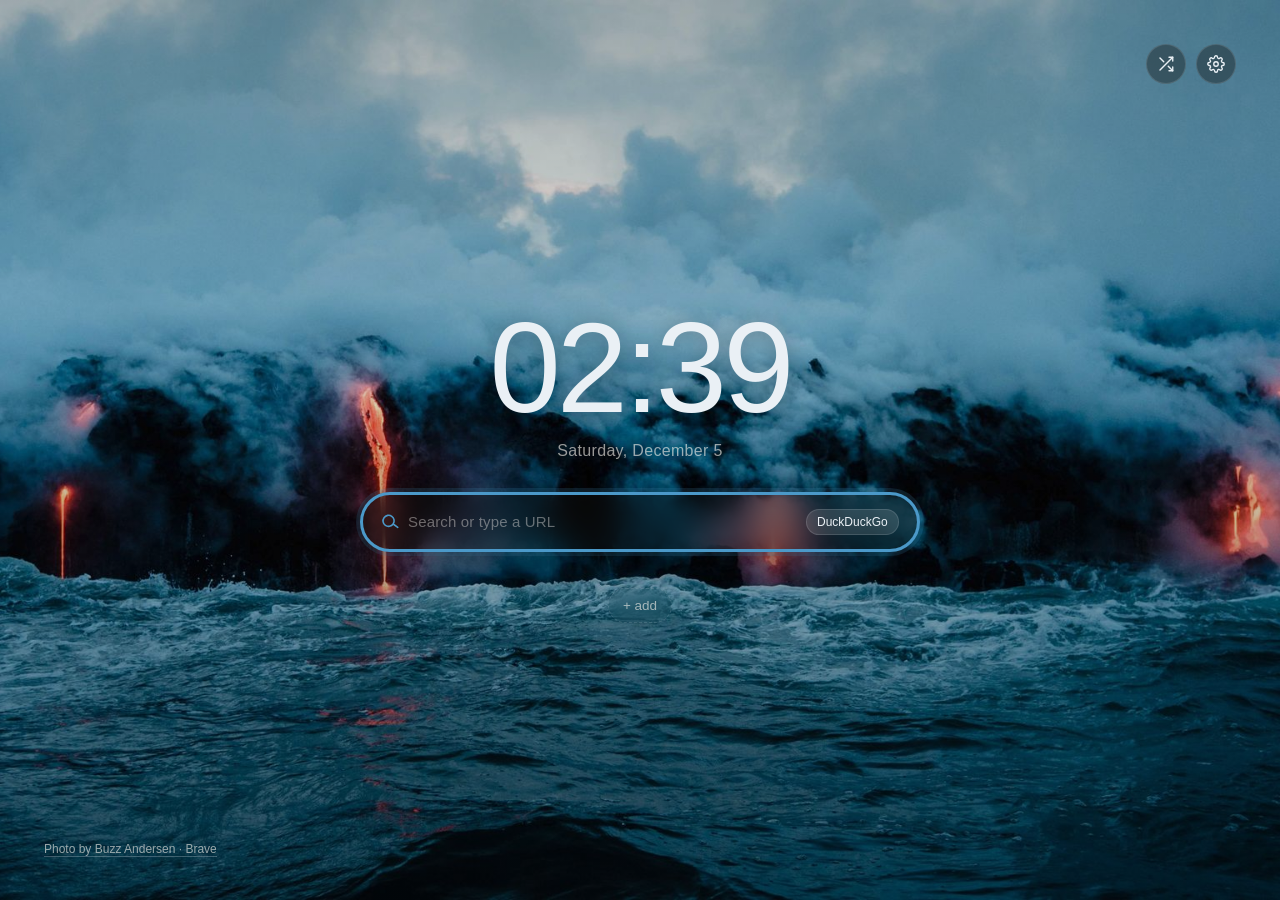
<file: index.html>
<!doctype html>
<html lang="en">
<head>
<meta charset="UTF-8" />
<meta name="viewport" content="width=device-width, initial-scale=1, viewport-fit=cover" />
<title>New Tab</title>
<link rel="icon" type="image/png" sizes="32x32" href="Assets/icons/internet-32.png">
<link rel="icon" type="image/png" sizes="16x16" href="Assets/icons/internet-16.png">
<link rel="apple-touch-icon" href="Assets/icons/internet-128.png">
<link rel="stylesheet" href="index.css">
</head>

<body>

  <div id="wallpaper" class="empty"></div>

  <div class="scene">
    <div class="topbar anim-enter anim-d1">
      <button class="icon-btn" id="shuffleBtn" title="New wallpaper" aria-label="New wallpaper">
        <svg viewBox="0 0 24 24" fill="none" stroke="currentColor" stroke-width="1.8" stroke-linecap="round" stroke-linejoin="round"><path d="M16 3h5v5"></path><path d="M4 20 21 3"></path><path d="M21 16v5h-5"></path><path d="M15 15l6 6"></path><path d="M4 4l5 5"></path></svg>
      </button>
      <button class="icon-btn" id="settingsBtn" title="Settings" aria-label="Settings">
        <svg viewBox="0 0 24 24" fill="none" stroke="currentColor" stroke-width="1.8" stroke-linecap="round" stroke-linejoin="round"><circle cx="12" cy="12" r="3"></circle><path d="M19.4 15a1.65 1.65 0 0 0 .33 1.82l.06.06a2 2 0 1 1-2.83 2.83l-.06-.06a1.65 1.65 0 0 0-1.82-.33 1.65 1.65 0 0 0-1 1.51V21a2 2 0 0 1-4 0v-.09A1.65 1.65 0 0 0 9 19.4a1.65 1.65 0 0 0-1.82.33l-.06.06a2 2 0 1 1-2.83-2.83l.06-.06A1.65 1.65 0 0 0 4.6 15a1.65 1.65 0 0 0-1.51-1H3a2 2 0 0 1 0-4h.09A1.65 1.65 0 0 0 4.6 9a1.65 1.65 0 0 0-.33-1.82l-.06-.06a2 2 0 1 1 2.83-2.83l.06.06A1.65 1.65 0 0 0 9 4.6a1.65 1.65 0 0 0 1-1.51V3a2 2 0 0 1 4 0v.09a1.65 1.65 0 0 0 1 1.51 1.65 1.65 0 0 0 1.82-.33l.06-.06a2 2 0 1 1 2.83 2.83l-.06.06A1.65 1.65 0 0 0 19.4 9a1.65 1.65 0 0 0 1.51 1H21a2 2 0 0 1 0 4h-.09a1.65 1.65 0 0 0-1.51 1z"></path></svg>
      </button>
    </div>

    <div class="middle">
      <div class="greeting anim-enter anim-d2" id="greeting"></div>

      <div class="clock-wrap">
        <div class="clock" id="clock">--:--</div>
        <div class="date" id="date">&nbsp;</div>
      </div>

      <div class="searchwrap anim-enter anim-d3">
        <form class="searchbar" id="searchForm">
          <button class="search-submit" type="submit" aria-label="Search">
            <svg viewBox="0 0 24 24" fill="none" stroke="currentColor" stroke-width="2" stroke-linecap="round"><circle cx="11" cy="11" r="7"></circle><path d="M21 21l-4.3-4.3"></path></svg>
          </button>
          <input id="searchInput" type="text" placeholder="Search or type a URL" autocomplete="off" autofocus />
          <select class="engine-pill" id="engineSelect" title="Search engine"></select>
        </form>
        <div class="suggestions" id="suggestions"></div>
      </div>

      <div class="links anim-enter anim-d4" id="links"></div>
    </div>

    <div class="bottombar anim-enter anim-d5">
      <div class="credit" id="credit">&nbsp;</div>
    </div>
  </div>

  <div class="scrim" id="scrim"></div>
  <div class="panel" id="panel">
    <h2>Settings <span class="close" id="closePanel">&times;</span></h2>

    <!-- Clock -->
    <div class="field">
      <label>Clock language</label>
      <div class="seg-toggle" id="langToggle">
        <button data-val="en" class="active">English</button>
        <button data-val="hr">Hrvatski</button>
      </div>
    </div>

    <div class="field">
      <label>Time format</label>
      <div class="seg-toggle" id="timeFormatToggle">
        <button data-val="24" class="active">24h</button>
        <button data-val="12">12h</button>
      </div>
    </div>

    <div class="field">
      <div class="toggle-row">
        <span class="toggle-label">Show seconds</span>
        <button class="toggle-switch" id="showSecondsToggle" role="switch" aria-checked="false"></button>
      </div>
    </div>

    <div class="field">
      <label>Clock size</label>
      <div class="range-row">
        <input type="range" id="clockSizeRange" min="40" max="180" value="128" />
        <span class="range-val" id="clockSizeVal">128px</span>
      </div>
    </div>

    <div class="field">
      <label>Clock position</label>
      <div class="range-row">
        <span style="font-size:11px; color:var(--ink-dim); min-width:14px;">↔</span>
        <input type="range" id="clockXRange" min="-900" max="900" value="0" />
        <span class="range-val" id="clockXVal">0</span>
      </div>
      <div class="range-row" style="margin-top:8px;">
        <span style="font-size:11px; color:var(--ink-dim); min-width:14px;">↕</span>
        <input type="range" id="clockYRange" min="-900" max="900" value="0" />
        <span class="range-val" id="clockYVal">0</span>
      </div>
    </div>

    <div class="field">
      <label>Search position</label>
      <div class="range-row">
        <span style="font-size:11px; color:var(--ink-dim); min-width:14px;">↕</span>
        <input type="range" id="searchYRange" min="-900" max="900" value="0" />
        <span class="range-val" id="searchYVal">0</span>
      </div>
    </div>

    <div class="field">
      <label>+Add button position</label>
      <div class="range-row">
        <span style="font-size:11px; color:var(--ink-dim); min-width:14px;">↕</span>
        <input type="range" id="addBtnYRange" min="-900" max="900" value="0" />
        <span class="range-val" id="addBtnYVal">0</span>
      </div>
    </div>

    <div class="field">
      <div class="toggle-row">
        <span class="toggle-label">Show “+ add” button</span>
        <button class="toggle-switch on" id="showAddButtonToggle" role="switch" aria-checked="true"></button>
      </div>
    </div>

    <div class="divider"></div>

    <!-- Greeting -->
    <div class="field">
      <label>Greeting (optional)</label>
      <input type="text" id="greetingInput" placeholder="e.g. Good morning, friend" />
      <div class="hint">Leave empty to hide. Shows above the clock.</div>
    </div>

    <div class="divider"></div>

    <!-- Appearance -->
    <div class="field">
      <label>Accent color</label>
      <div class="color-row">
        <input type="color" id="accentColor" value="#4b99c9" />
        <span id="accentHexLabel">#4b99c9</span>
      </div>
      <div class="accent-presets" id="accentPresets"></div>
    </div>

    <div class="field">
      <label>Background overlay darkness</label>
      <div class="range-row">
        <input type="range" id="overlayRange" min="0" max="100" value="100" />
        <span class="range-val" id="overlayVal">100%</span>
      </div>
    </div>

    <div class="field">
      <label>Gradient colors (no wallpaper)</label>
      <div class="color-row">
        <input type="color" id="gradA" value="#1d1915" />
        <span>Top</span>
        <input type="color" id="gradB" value="#14110e" />
        <span>Bottom</span>
      </div>
    </div>

    <div class="divider"></div>

    <!-- Wallpaper -->
    <div class="field">
      <label>Wallpaper</label>
      <div class="toggle-row">
        <span class="toggle-label">Random Brave wallpaper</span>
        <button class="toggle-switch" id="braveShuffleToggle" role="switch" aria-checked="true"></button>
      </div>
      <div class="hint">A different authentic Brave photo on every load, automatically. Never repeats back-to-back.</div>
      <div class="btnrow" style="margin-top:10px;">
        <button class="btn primary" id="newWallpaperBtn">New wallpaper now</button>
      </div>
    </div>

    <div class="field">
      <div class="toggle-row">
        <span class="toggle-label">Show photo credit</span>
        <button class="toggle-switch on" id="showPhotoCreditToggle" role="switch" aria-checked="true"></button>
      </div>
      <div class="hint">Turn off to hide the author watermark shown under the clock.</div>
    </div>

    <div class="field">
      <label>Your own wallpaper</label>
      <div class="btnrow">
        <button class="btn" id="chooseWallpaper">Choose image…</button>
        <button class="btn danger" id="clearWallpaper">Remove</button>
      </div>
      <input type="file" id="wallpaperInput" accept="image/*" />
      <div class="hint">Choosing an image turns off random Brave wallpapers. Stored only in this browser (localStorage). Large images may fail — try under ~3-4MB.</div>
    </div>

    <div class="divider"></div>

    <!-- Search -->
    <div class="field">
      <label>Search engine</label>
      <select id="engineSelectPanel"></select>
    </div>

    <div class="field">
      <label>Credit text</label>
      <input type="text" id="creditInput" placeholder="Photo by…" />
    </div>

    <div class="divider"></div>

    <!-- Links -->
    <div class="field">
      <label>Quick links</label>
      <div class="btnrow" style="flex-direction:column; align-items:stretch; gap:8px;">
        <input type="text" id="linkName" placeholder="Name">
        <input type="text" id="linkUrl" placeholder="https://example.com">
        <button class="btn" id="addLink">Add link</button>
      </div>
    </div>

    <div class="divider"></div>

    <div class="field">
      <button class="btn danger" id="resetAll">Reset everything</button>
    </div>
  </div>

<script src="index.js"></script>
</body>
</html>
</file>
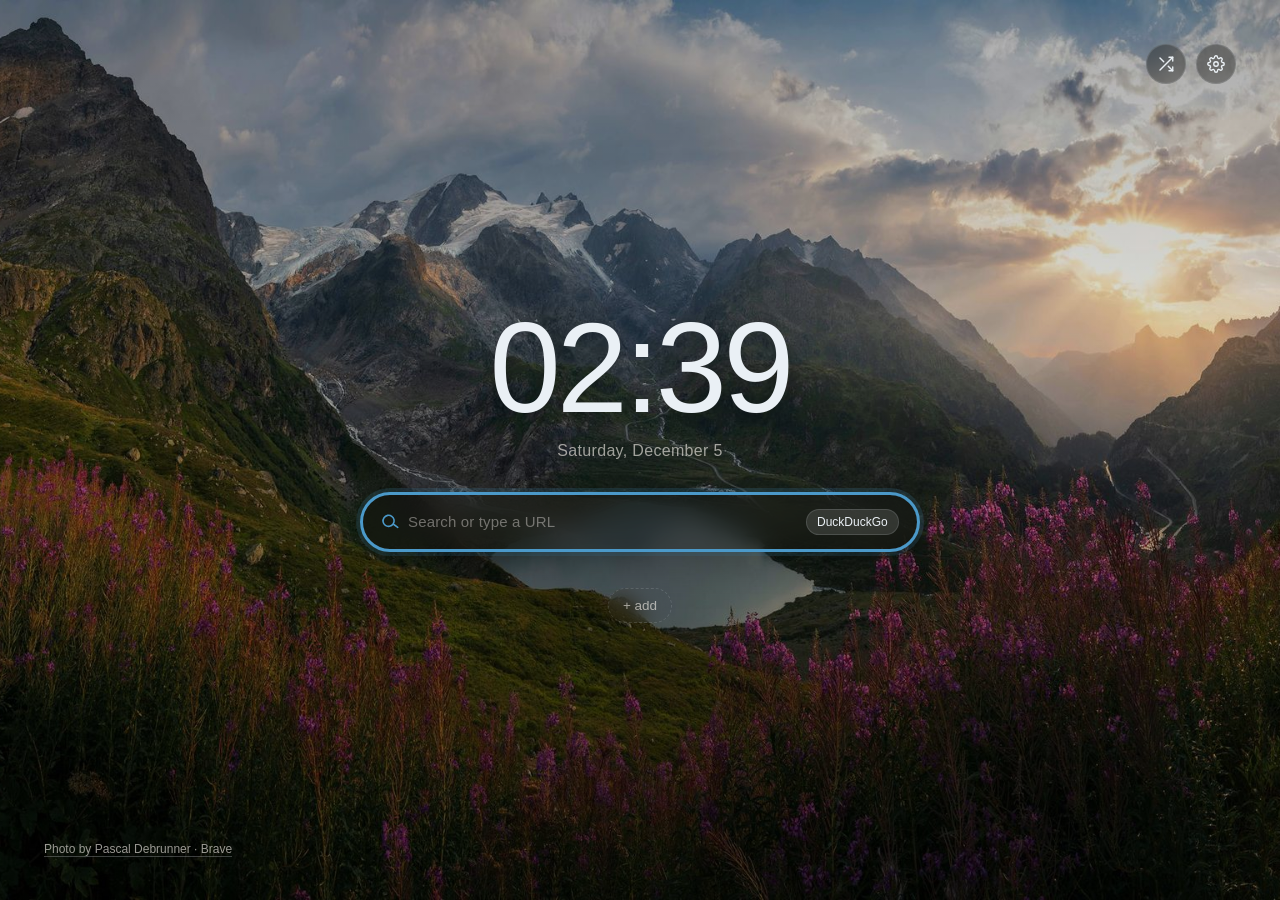
<file: main.html>
<!doctype html>
<html lang="en">
<head>
  <meta charset="UTF-8">
  <title>New Tab</title>
  <script>
    window.location.replace("index.html" + window.location.search + window.location.hash);
  </script>
</head>
<body></body>
</html>
</file>
<file: index.css>
:root{
    --accent: #4b99c9;
    --accent-soft: rgba(75, 155, 201, 0.35);
    --accent-glow: rgba(75, 155, 201, 0.18);
    --ink: #eaf0f5;
    --ink-dim: rgba(245,241,234,0.62);
    --glass: rgba(18,16,14,0.38);
    --glass-strong: rgba(14,12,10,0.6);
    --glass-border: rgba(234, 237, 245, 0.14);
    --radius: 14px;
    --overlay-opacity: 1;
    --clock-size: clamp(56px, 11vw, 128px);
    --clock-x: 0px;
    --clock-y: 0px;
    --search-y: 0px;
    --add-btn-y: 0px;
    color-scheme: dark;
  }
  *{ box-sizing:border-box; margin:0; padding:0; }
  html,body{ height:100%; }

  body{
    font-family: "Avenir Next", "Segoe UI", -apple-system, BlinkMacSystemFont, "Helvetica Neue", Arial, sans-serif;
    color: var(--ink);
    background: #14110e;
    overflow: hidden;
    padding-top: env(safe-area-inset-top, 0px);
    padding-bottom: env(safe-area-inset-bottom, 0px);
  }

  /* ---------- animations ---------- */
  @keyframes fadeSlideUp {
    from { opacity: 0; transform: translateY(24px); }
    to   { opacity: 1; transform: translateY(0); }
  }
  @keyframes fadeIn {
    from { opacity: 0; }
    to   { opacity: 1; }
  }
  @keyframes scaleIn {
    from { opacity: 0; transform: scale(0.92); }
    to   { opacity: 1; transform: scale(1); }
  }
  @keyframes searchBorder {
    0%, 100% { background-position: 0% 50%; }
    50% { background-position: 100% 50%; }
  }
  @keyframes searchShine {
    0%, 55% { transform: translateX(-180%); opacity: 0; }
    65% { opacity: .5; }
    85%, 100% { transform: translateX(280%); opacity: 0; }
  }
  @keyframes searchGlow {
    0%, 100% { box-shadow: 0 10px 30px rgba(0,0,0,0.25), 0 0 0 rgba(75,155,201,0); }
    50% { box-shadow: 0 14px 38px rgba(0,0,0,0.3), 0 0 24px var(--accent-glow); }
  }
  @keyframes searchJiggle {
    0%, 100% { transform: translateX(0); }
    20% { transform: translateX(-5px); }
    40% { transform: translateX(5px); }
    60% { transform: translateX(-4px); }
    80% { transform: translateX(4px); }
  }

  /* staggered entrance classes */
  .anim-enter { opacity: 0; animation: fadeSlideUp .6s cubic-bezier(.23,1,.32,1) forwards; }
  .anim-d1 { animation-delay: .08s; }
  .anim-d2 { animation-delay: .18s; }
  .anim-d3 { animation-delay: .30s; }
  .anim-d4 { animation-delay: .42s; }
  .anim-d5 { animation-delay: .54s; }
  .anim-d6 { animation-delay: .66s; }

  /* ---------- wallpaper layer ---------- */
  #wallpaper{
    position: fixed; inset: 0;
    background-size: cover;
    background-position: center;
    background-color: #1a1612;
    z-index: 0;
    opacity: 1;
    transition: opacity .7s ease;
  }
  #wallpaper.fade{ opacity: 0; }
  #wallpaper::after{
    content:"";
    position:absolute; inset:0;
    background: linear-gradient(180deg, rgba(0,0,0,0.28) 0%, rgba(0,0,0,0.12) 38%, rgba(0,0,0,0.4) 100%);
    pointer-events: none;
    opacity: var(--overlay-opacity);
    transition: opacity .4s ease;
  }
  #wallpaper.empty::before{
    content:"";
    position:absolute; inset:0;
    background:
      radial-gradient(900px 600px at 15% 20%, var(--accent-soft), transparent 60%),
      radial-gradient(1000px 700px at 85% 85%, var(--accent-soft), transparent 60%),
      linear-gradient(160deg, var(--grad-a, #1d1915), var(--grad-b, #14110e) 70%);
    transition: background .6s ease;
  }

  /* ---------- layout ---------- */
  .scene{
    position: relative; z-index: 1;
    height: 100%;
    display: grid;
    grid-template-rows: auto 1fr auto;
    padding: clamp(18px, 4vw, 44px);
  }

  .topbar{
    display:flex; justify-content:flex-end; align-items:flex-start;
    gap: 10px;
  }

  .icon-btn{
    width: 40px; height: 40px;
    border-radius: 50%;
    border: 1px solid var(--glass-border);
    background: var(--glass);
    backdrop-filter: blur(10px);
    -webkit-backdrop-filter: blur(10px);
    color: var(--ink);
    display:flex; align-items:center; justify-content:center;
    cursor: pointer;
    transition: all .2s cubic-bezier(.23,1,.32,1);
    position: relative;
    overflow: hidden;
  }
  .icon-btn::before{
    content:"";
    position: absolute; inset: 0;
    border-radius: 50%;
    background: var(--accent-soft);
    opacity: 0;
    transition: opacity .2s ease;
  }
  .icon-btn:hover{ background: var(--glass-strong); transform: translateY(-2px) scale(1.08); border-color: var(--accent); }
  .icon-btn:hover::before{ opacity: .4; }
  .icon-btn:active{ transform: translateY(0) scale(.96); }
  .icon-btn svg{ width:18px; height:18px; position:relative; z-index:1; }
  .icon-btn.hidden{ display:none; }

  .middle{
    display:flex; flex-direction:column; align-items:center; justify-content:center;
    gap: clamp(16px, 3vw, 34px);
    text-align:center;
  }

  /* ---------- greeting ---------- */
  .greeting{
    font-size: clamp(14px, 2vw, 20px);
    color: var(--ink-dim);
    letter-spacing: 0.03em;
    font-weight: 400;
    transition: opacity .3s ease;
  }

  /* ---------- clock ---------- */
  .clock-wrap{
    animation: fadeIn .5s ease forwards;
    animation-delay: .1s;
    opacity: 0;
    transform: translate(var(--clock-x), var(--clock-y));
    transition: transform .3s ease;
  }
  .clock{
    font-family: "Inter", "SF Pro Display", -apple-system, BlinkMacSystemFont, "Segoe UI", "Helvetica Neue", Arial, sans-serif;
    font-size: var(--clock-size);
    font-weight: 300;
    line-height: 1;
    letter-spacing: -0.03em;
    text-shadow: 0 2px 20px rgba(0,0,0,0.25);
    transition: font-size .3s ease;
  }
  .date{
    margin-top: 10px;
    font-size: clamp(13px, 1.6vw, 16px);
    color: var(--ink-dim);
    letter-spacing: 0.02em;
    transition: color .3s ease;
  }

  /* ---------- search ---------- */
  .searchwrap{
    width: min(560px, 86vw);
    position: relative;
    top: var(--search-y);
    transition: top .3s ease;
  }
  .searchbar{
    --outline-width: 2px;
    position: relative;
    isolation: isolate;
    overflow: hidden;
    display:flex; align-items:center; gap: 10px;
    width: 100%;
    padding: 14px 18px;
    border-radius: 999px;
    border: var(--outline-width) solid var(--glass-border);
    background: var(--glass);
    backdrop-filter: blur(14px);
    -webkit-backdrop-filter: blur(14px);
    box-shadow: 0 10px 30px rgba(0,0,0,0.25);
    animation: searchGlow 5s ease-in-out infinite;
    transition: all .16s cubic-bezier(.23,1,.32,1);
    cursor: text;
  }
  .searchbar::before{
    content: "";
    position: absolute;
    inset: calc(-1 * var(--outline-width));
    z-index: 0;
    border-radius: inherit;
    padding: var(--outline-width);
    background: linear-gradient(110deg, transparent 10%, var(--accent) 45%, #ffffff66 50%, var(--accent) 55%, transparent 90%);
    background-size: 220% 100%;
    animation: searchBorder 6s ease-in-out infinite;
    transition: padding .16s ease, opacity .16s ease;
    -webkit-mask: linear-gradient(#000 0 0) content-box, linear-gradient(#000 0 0);
    -webkit-mask-composite: xor;
    mask-composite: exclude;
    opacity: .7;
    pointer-events: none;
  }
  .searchbar::after{
    content: "";
    position: absolute;
    top: 0;
    bottom: 0;
    left: 0;
    width: 28%;
    z-index: 0;
    background: linear-gradient(90deg, transparent, rgba(255,255,255,.14), transparent);
    transform: translateX(-180%);
    animation: searchShine 7s ease-in-out infinite;
    pointer-events: none;
  }
  .searchbar > *{
    position: relative;
    z-index: 1;
  }
  .searchbar:hover,
  .searchbar.typing{
    --outline-width: 3px;
    border-color: rgba(234, 237, 245, 0.3);
    box-shadow: 0 12px 40px rgba(0,0,0,0.35), 0 0 0 2px var(--accent-glow);
    transform: translateY(-1px);
  }
  .searchbar:focus-within{
    --outline-width: 3px;
    animation: none;
    border-color: var(--accent);
    box-shadow: 0 12px 40px rgba(0,0,0,0.35), 0 0 0 4px var(--accent-glow);
    transform: translateY(-2px);
  }
  .searchbar:focus-visible{
    outline: 2px solid var(--accent);
    outline-offset: 4px;
  }
  .searchbar svg{
    width:17px; height:17px; flex:none; opacity:.75;
    transition: opacity .2s, transform .25s ease, color .25s ease;
  }
  .searchbar:hover svg{ transform: scale(1.08); }
  .searchbar:focus-within svg{
    opacity: 1;
    color: var(--accent);
    transform: rotate(-10deg) scale(1.12);
  }
  .search-submit{
    display: flex;
    align-items: center;
    justify-content: center;
    flex: none;
    padding: 0;
    border: 0;
    border-radius: 50%;
    background: transparent;
    color: inherit;
    cursor: pointer;
  }
  .search-submit:focus-visible{
    outline: 2px solid var(--accent);
    outline-offset: 4px;
  }
  .search-submit.jiggle{ animation: searchJiggle .45s ease; }
  .searchbar input{
    flex:1;
    background:none; border:none; outline:none;
    color: var(--ink);
    font-size: 15px;
    font-family: inherit;
    transition: letter-spacing .25s ease;
  }
  .searchbar:focus-within input{ letter-spacing: .01em; }
  .searchbar input::placeholder{ color: var(--ink-dim); transition: color .2s; }
  .searchbar:focus-within input::placeholder{ color: rgba(245,241,234,0.4); }
  .engine-pill{
    flex: none;
    font-size: 12px;
    color: var(--ink);
    border: 1px solid var(--glass-border);
    border-radius: 999px;
    padding: 5px 10px;
    background: rgba(255,255,255,0.12);
    cursor: pointer;
    appearance: none;
    -webkit-appearance: none;
    font-family: inherit;
    transition: all .2s ease;
  }
  .engine-pill:hover{ border-color: var(--accent); color: var(--ink); }
  .engine-pill option{ background: #3b3b3b; color: #fff; }

  /* ---------- search suggestions ---------- */
  .suggestions{
    position: absolute;
    top: 100%;
    left: 0;
    right: 0;
    margin-top: 8px;
    border-radius: 16px;
    border: 1px solid var(--glass-border);
    background: var(--glass-strong);
    backdrop-filter: blur(14px);
    -webkit-backdrop-filter: blur(14px);
    box-shadow: 0 10px 30px rgba(0,0,0,0.35);
    overflow: hidden;
    z-index: 10;
    display: none;
  }
  .suggestions.open{ display: block; animation: fadeSlideUp .2s ease; }
  .suggestion-item{
    padding: 11px 18px;
    font-size: 14px;
    color: var(--ink);
    cursor: pointer;
    transition: background .15s ease;
    border-bottom: 1px solid rgba(255,255,255,0.04);
    display: flex;
    align-items: center;
    gap: 10px;
  }
  .suggestion-item:last-child{ border-bottom: none; }
  .suggestion-item:hover{ background: rgba(255,255,255,0.08); }
  .suggestion-item .sug-icon{
    width: 14px; height: 14px;
    opacity: .45;
    flex: none;
  }

  .searchwrap{
    position: relative;
  }

  /* ---------- links ---------- */
  .links{
    display:flex; flex-wrap:wrap; justify-content:center; gap: 10px;
    width: min(680px, 92vw);
  }
  .link-chip{
    display:flex; align-items:center; gap:8px;
    padding: 9px 14px;
    border-radius: 999px;
    border: 1px solid var(--glass-border);
    background: var(--glass);
    backdrop-filter: blur(10px);
    -webkit-backdrop-filter: blur(10px);
    color: var(--ink);
    text-decoration:none;
    font-size: 13.5px;
    transition: all .2s cubic-bezier(.23,1,.32,1);
    opacity: 0;
    animation: fadeSlideUp .5s cubic-bezier(.23,1,.32,1) forwards;
  }
  .link-chip:hover{
    background: var(--glass-strong);
    transform: translateY(-2px) scale(1.04);
    border-color: var(--accent);
    box-shadow: 0 6px 20px rgba(0,0,0,0.25);
  }
  .link-chip:active{ transform: translateY(0) scale(.97); }
  .link-dot{
    width:7px; height:7px; border-radius:50%;
    background: var(--accent);
    flex:none;
    transition: transform .2s ease, box-shadow .2s ease;
  }
  .link-chip:hover .link-dot{
    transform: scale(1.4);
    box-shadow: 0 0 8px var(--accent-soft);
  }
  .link-chip .remove{
    margin-left: 2px;
    opacity: .35;
    font-size: 13px;
    cursor:pointer;
    transition: opacity .15s, color .15s, transform .15s;
  }
  .link-chip .remove:hover{ opacity: 1; color: #e8907a; transform: scale(1.2); }
  .add-chip{
    border-style: dashed;
    color: var(--ink-dim);
    cursor:pointer;
    background: transparent;
    opacity: 1;
    animation: none;
    position: relative;
    top: var(--add-btn-y);
    transition: top .3s ease;
  }
  .add-chip:hover{ color: var(--ink); background: var(--glass); }
  .add-chip.hidden{ display: none; }

  /* ---------- bottombar ---------- */
  .bottombar{
    display:flex; justify-content:space-between; align-items:flex-end;
    font-size: 12px; color: var(--ink-dim);
  }
  .credit{ max-width: 60%; }
  .credit b{ color: var(--ink); font-weight: 600; }
  .credit a{
    color: var(--ink-dim);
    text-decoration: none;
    border-bottom: 1px solid rgba(234,237,245,0.25);
    transition: color .2s ease, border-color .2s ease;
  }
  .credit a:hover{ color: var(--ink); border-color: var(--accent); }

  /* ---------- settings panel ---------- */
  .scrim{
    position: fixed; inset:0; z-index: 5;
    background: rgba(0,0,0,0.5);
    backdrop-filter: blur(4px);
    -webkit-backdrop-filter: blur(4px);
    opacity:0; pointer-events:none;
    transition: opacity .25s ease;
  }
  .scrim.open{ opacity:1; pointer-events:auto; }

  .panel{
    position: fixed; top: 0; right: 0; z-index: 6;
    height: 100%;
    width: min(380px, 90vw);
    background: #171310;
    border-left: 1px solid var(--glass-border);
    padding: 24px 22px;
    padding-top: calc(24px + env(safe-area-inset-top, 0px));
    padding-bottom: calc(24px + env(safe-area-inset-bottom, 0px));
    transform: translateX(100%);
    transition: transform .3s cubic-bezier(.23,1,.32,1);
    overflow-y: auto;
    overscroll-behavior: contain;
  }
  .panel.open{ transform: translateX(0); }
  .panel::-webkit-scrollbar{ width: 6px; }
  .panel::-webkit-scrollbar-track{ background: transparent; }
  .panel::-webkit-scrollbar-thumb{ background: rgba(255,255,255,0.12); border-radius: 3px; }

  .panel h2{
    font-size: 16px; font-weight: 600; margin: 0 0 18px;
    display:flex; align-items:center; justify-content:space-between;
  }
  .panel h2 .close{ cursor:pointer; opacity:.6; font-size: 22px; line-height:1; transition: opacity .15s, transform .15s; }
  .panel h2 .close:hover{ opacity:1; transform: rotate(90deg); }

  .field{ margin-bottom: 22px; }
  .field label{
    display:block; font-size: 12.5px; color: var(--ink-dim);
    margin-bottom: 8px; font-weight: 500; letter-spacing: 0.02em; text-transform: uppercase;
  }
  .field select, .field input[type=text], .field input[type=number]{
    width:100%; padding: 10px 12px;
    border-radius: 9px; border:1px solid var(--glass-border);
    background: rgba(255,255,255,0.05); color: var(--ink);
    font-family: inherit; font-size: 13.5px;
    transition: border-color .2s ease, box-shadow .2s ease;
    outline: none;
  }
  .field select:focus, .field input[type=text]:focus, .field input[type=number]:focus{
    border-color: var(--accent);
    box-shadow: 0 0 0 3px var(--accent-glow);
  }
  .field select option{ background: #3b3b3b; color: #fff; }

  /* segmented toggle */
  .seg-toggle{
    display: inline-flex;
    border-radius: 9px;
    border: 1px solid var(--glass-border);
    overflow: hidden;
    background: rgba(255,255,255,0.04);
  }
  .seg-toggle button{
    flex: 1;
    padding: 8px 14px;
    border: none;
    background: transparent;
    color: var(--ink-dim);
    font-family: inherit;
    font-size: 13px;
    cursor: pointer;
    transition: all .2s ease;
    position: relative;
  }
  .seg-toggle button.active{
    background: var(--accent);
    color: #1a1208;
    font-weight: 600;
  }
  .seg-toggle button:not(.active):hover{
    background: rgba(255,255,255,0.06);
    color: var(--ink);
  }

  /* range slider */
  .range-row{
    display: flex; align-items: center; gap: 12px;
  }
  .range-row input[type=range]{
    flex: 1;
    -webkit-appearance: none;
    appearance: none;
    height: 4px;
    border-radius: 2px;
    background: rgba(255,255,255,0.12);
    outline: none;
  }
  .range-row input[type=range]::-webkit-slider-thumb{
    -webkit-appearance: none;
    width: 16px; height: 16px;
    border-radius: 50%;
    background: var(--accent);
    cursor: pointer;
    border: 2px solid #171310;
    box-shadow: 0 2px 8px rgba(0,0,0,0.3);
    transition: transform .15s ease;
  }
  .range-row input[type=range]::-webkit-slider-thumb:hover{
    transform: scale(1.2);
  }
  .range-row input[type=range]::-moz-range-thumb{
    width: 16px; height: 16px;
    border-radius: 50%;
    background: var(--accent);
    cursor: pointer;
    border: 2px solid #171310;
  }
  .range-val{
    font-size: 12px; color: var(--ink-dim);
    min-width: 36px; text-align: right;
    font-variant-numeric: tabular-nums;
  }

  /* color picker row */
  .color-row{
    display: flex; gap: 10px; align-items: center;
  }
  .color-row input[type=color]{
    -webkit-appearance: none;
    appearance: none;
    width: 36px; height: 36px;
    border: 2px solid var(--glass-border);
    border-radius: 8px;
    background: none;
    cursor: pointer;
    padding: 0;
  }
  .color-row input[type=color]::-webkit-color-swatch-wrapper{ padding: 2px; }
  .color-row input[type=color]::-webkit-color-swatch{ border: none; border-radius: 4px; }
  .color-row span{ font-size: 12.5px; color: var(--ink-dim); }

  /* checkbox toggle */
  .toggle-row{
    display: flex; align-items: center; justify-content: space-between;
    padding: 6px 0;
  }
  .toggle-row .toggle-label{ font-size: 13.5px; color: var(--ink); }
  .toggle-switch{
    position: relative;
    width: 42px; height: 24px;
    border-radius: 12px;
    background: rgba(255,255,255,0.12);
    cursor: pointer;
    transition: background .2s ease;
    border: none;
    padding: 0;
  }
  .toggle-switch::after{
    content: "";
    position: absolute;
    top: 3px; left: 3px;
    width: 18px; height: 18px;
    border-radius: 50%;
    background: var(--ink);
    transition: transform .2s cubic-bezier(.23,1,.32,1), background .2s ease;
  }
  .toggle-switch.on{ background: var(--accent); }
  .toggle-switch.on::after{ transform: translateX(18px); background: #1a1208; }

  .btnrow{ display:flex; gap:8px; flex-wrap:wrap; }
  .btn{
    padding: 9px 13px;
    border-radius: 9px;
    border: 1px solid var(--glass-border);
    background: rgba(255,255,255,0.06);
    color: var(--ink);
    font-size: 13px;
    cursor:pointer;
    font-family: inherit;
    transition: all .2s ease;
  }
  .btn:hover{ background: rgba(255,255,255,0.12); transform: translateY(-1px); }
  .btn:active{ transform: translateY(0); }
  .btn:disabled{ opacity:.45; cursor:default; transform:none; }
  .btn.primary{ background: var(--accent); border-color: var(--accent); color: #1a1208; font-weight:600; }
  .btn.primary:hover{ filter: brightness(1.1); }
  .btn.danger{ color:#e8907a; }
  .btn.danger:hover{ background: rgba(232,144,122,0.1); }
  .hint{ font-size: 11.5px; color: var(--ink-dim); margin-top: 8px; line-height:1.5; }
  input[type=file]{ display:none; }

  .divider{
    height: 1px;
    background: var(--glass-border);
    margin: 18px 0;
  }

  /* preset accent swatches */
  .accent-presets{
    display: flex; gap: 8px; flex-wrap: wrap; margin-top: 8px;
  }
  .accent-swatch{
    width: 28px; height: 28px;
    border-radius: 50%;
    border: 2px solid transparent;
    cursor: pointer;
    transition: all .2s ease;
  }
  .accent-swatch:hover{ transform: scale(1.15); }
  .accent-swatch.active{ border-color: var(--ink); box-shadow: 0 0 0 2px rgba(255,255,255,0.2); }

  /* ---------- responsive ---------- */
  @media (max-width: 768px){
    .scene{ padding: clamp(14px, 3vw, 24px); }
    .searchwrap{ width: min(500px, 90vw); }
    .links{ width: min(600px, 94vw); }
  }

  @media (max-width: 480px){
    .engine-pill{ display:none; }
    .searchbar{ padding: 12px 14px; }
    .searchbar input{ font-size: 14px; }
    .clock{ font-size: clamp(48px, 16vw, 80px); }
    .date{ font-size: 13px; }
    .link-chip{ padding: 8px 12px; font-size: 12.5px; }
    .bottombar{ flex-direction: column; align-items: center; gap: 4px; text-align: center; }
    .credit{ max-width: 100%; }
    .panel{ width: 100vw; }
    .middle{ gap: clamp(12px, 2.5vw, 20px); }
  }

  @media (max-width: 360px){
    .clock{ font-size: clamp(40px, 14vw, 64px); }
    .searchwrap{ width: 96vw; }
    .links{ gap: 8px; }
  }

  /* ---------- reduced motion ---------- */
  @media (prefers-reduced-motion: reduce){
    *, *::before, *::after{
      animation-duration: 0.01ms !important;
      animation-iteration-count: 1 !important;
      transition-duration: 0.01ms !important;
    }
  }
</file>
